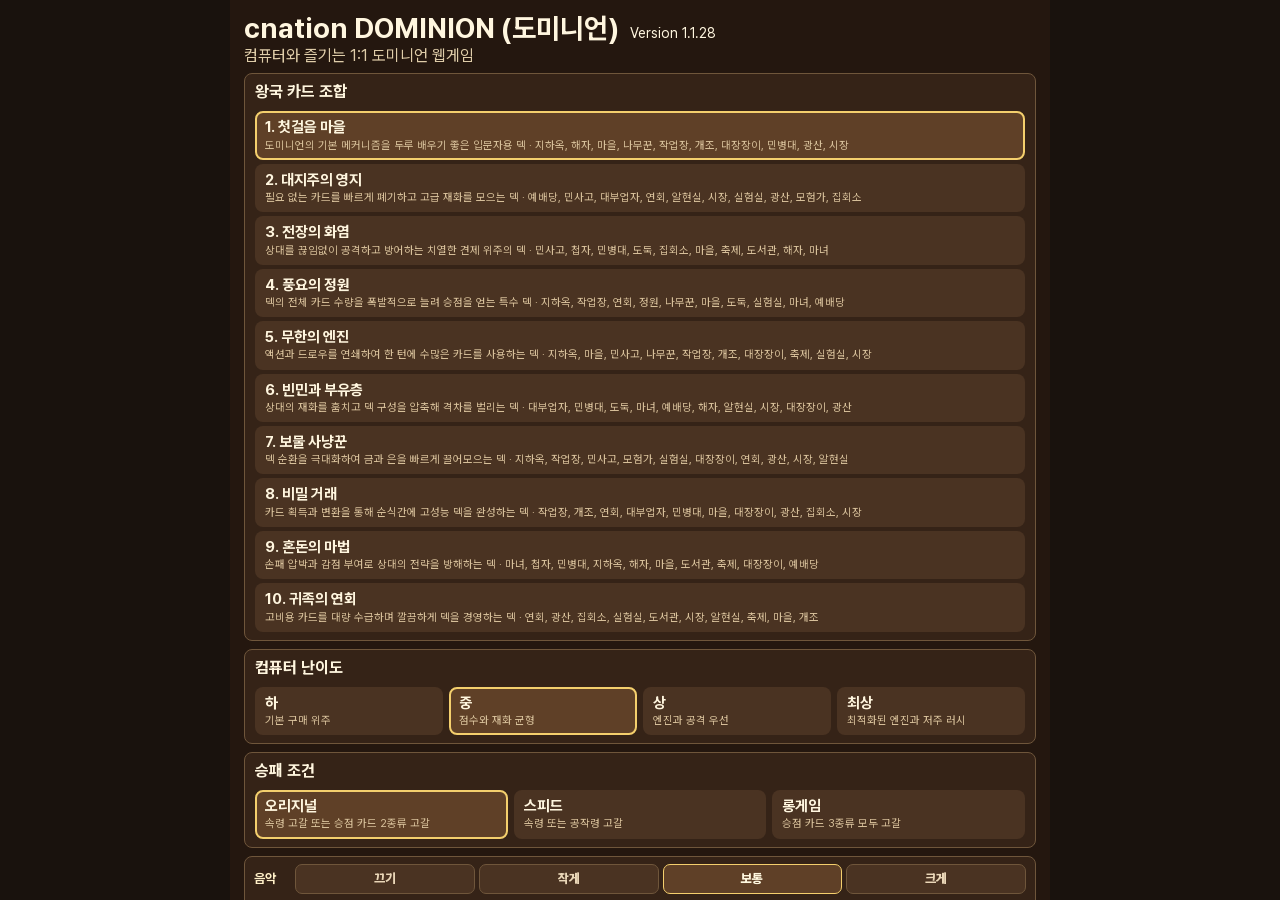
<file: index.html>
<!doctype html>
<html lang="ko">
<head>
  <meta charset="utf-8" />
  <meta name="viewport" content="width=device-width, initial-scale=1, viewport-fit=cover" />
  <meta name="apple-mobile-web-app-capable" content="yes" />
  <meta name="apple-mobile-web-app-status-bar-style" content="black-translucent" />
  <meta name="apple-mobile-web-app-title" content="도미니언" />
  <meta name="mobile-web-app-capable" content="yes" />
  <meta name="theme-color" content="#19120d" />
  <link rel="preload" href="./assets/fonts/pretendard-subset.woff2" as="font" type="font/woff2" crossorigin />
  <link rel="manifest" href="./manifest.json" />
  <link rel="icon" type="image/png" sizes="32x32" href="./assets/icons/favicon-32.png" />
  <link rel="icon" type="image/png" sizes="16x16" href="./assets/icons/favicon-16.png" />
  <link rel="shortcut icon" href="./assets/icons/favicon.ico" />
  <link rel="apple-touch-icon" href="./assets/icons/apple-touch-icon.png" />
  <title>cnation DOMINION (도미니언)</title>
  <style>
    @font-face {
      font-family: 'Pretendard';
      src: url('./assets/fonts/pretendard-subset.woff2') format('woff2');
      font-weight: 45 920;
      font-display: swap;
    }
    :root {
      /* type scale — 6 sizes, by role, not by history. Redefined smaller in the
         narrow-screen media query below; every rule in this file should reference
         one of these instead of a literal px value. */
      --fs-1: 10px; /* 캡션: 아주 작은 태그/각주 */
      --fs-2: 11px; /* 보조: 카드 이름표, 배지 숫자, 부가 설명 */
      --fs-3: 13px; /* 본문: 문단, 로그, 일반 버튼 */
      --fs-4: 15px; /* 강조 버튼/카드 제목 */
      --fs-5: 18px; /* 부제: 섹션 헤더, 모달 제목 */
      --fs-6: 28px; /* 제목: 메인 타이틀, 결과 화면 헤드라인 */
    }
    * { box-sizing: border-box; }
    html, body { margin: 0; width: 100%; height: 100%; overflow: hidden; background: #19120d; color: #fff6df; font-family: 'Pretendard', system-ui, "Malgun Gothic", sans-serif; }
    button { font: inherit; color: inherit; border: 0; cursor: pointer; touch-action: manipulation; }
    .app { width: 100vw; height: 100dvh; max-width: 820px; margin: 0 auto; background: #24170f; position: relative; overflow: hidden; }
    .screen { position: absolute; inset: 0; display: none; }
    .screen.active { display: flex; }
    .title { padding: 14px; flex-direction: column; gap: 8px; overflow: hidden; }
    .title h1 { margin: 0; font-size: var(--fs-6); line-height: 1.05; }
    .title-version { margin-left: .35em; font-size: .5em; font-weight: 400; white-space: nowrap; }
    .title p { margin: 3px 0 0; color: #dfcda9; }
    .panel { background: #352317; border: 1px solid #6f563b; border-radius: 8px; padding: 8px 10px; }
    .option-grid { display: grid; grid-template-columns: repeat(3, 1fr); gap: 6px; }
    .diff-grid { grid-template-columns: repeat(4, 1fr); }
    .loading { flex-direction: column; align-items: center; justify-content: center; gap: 18px; background: #1c130e; }
    .loading-crest { font-family: Georgia, "Times New Roman", "Malgun Gothic", serif; letter-spacing: .16em; font-size: var(--fs-2); font-weight: 700; color: #9c7c4f; text-transform: uppercase; }
    .loading-bar { width: 240px; max-width: 60vw; height: 10px; border-radius: 999px; background: #3a281c; border: 1px solid #6a5035; overflow: hidden; }
    .loading-bar-fill { height: 100%; width: 0%; background: linear-gradient(90deg, #d7a93f, #f4cf6d); border-radius: 999px; transition: width .12s linear; }
    .loading-text { margin: 0; max-width: 260px; color: #e9d8b8; font-size: var(--fs-3); line-height: 1.6; text-align: center; }
    .loading-text b { color: #f4cf6d; }
    .deck-grid { display: grid; grid-template-columns: 1fr; gap: 4px; }
    .choice { min-height: 38px; padding: 6px 8px; border-radius: 8px; background: #4a3322; border: 2px solid transparent; text-align: left; overflow: hidden; }
    .choice strong { display: block; font-size: var(--fs-4); line-height: 1.15; }
    .choice span { display: block; color: #d7c09a; font-size: var(--fs-2); line-height: 1.2; margin-top: 2px; overflow: hidden; text-overflow: ellipsis; white-space: nowrap; }
    .option-grid .choice span { overflow: visible; text-overflow: clip; white-space: normal; }
    .choice.selected { border-color: #f4cf6d; background: #5f4027; }
    .sound-panel { padding: 7px 9px; }
    .sound-options { display: grid; grid-template-columns: auto minmax(0, 1fr); gap: 6px 8px; align-items: center; }
    .sound-options b { color: #fff0c8; font-size: var(--fs-3); white-space: nowrap; }
    .sound-row { display: grid; grid-template-columns: repeat(4, minmax(0, 1fr)); gap: 4px; }
    .sound-choice { height: 30px; border-radius: 7px; background: #4a3322; border: 1px solid #6f563b; color: #ead7b8; font-size: var(--fs-3); font-weight: 800; }
    .sound-choice.selected { border-color: #f4cf6d; background: #5f4027; color: #fff8df; }
    .start { height: 46px; border-radius: 8px; background: #d7a93f; color: #2b1a0e; font-weight: 900; font-size: var(--fs-5); }
    .title .start { width: 33.333%; min-width: 160px; align-self: center; }
    .start-actions { display: flex; justify-content: center; align-items: stretch; gap: 8px; width: 100%; }
    .title .start-actions .start { width: auto; min-width: 0; flex: 0 1 190px; align-self: stretch; line-height: 1.15; }
    .title .start-actions .start small { display: block; margin-top: 1px; font-size: var(--fs-1); font-weight: 700; opacity: .8; }
    .title .start-actions .mini-start { flex-basis: 150px; background: #356b65; color: #fff8df; border: 1px solid #d7b75f; font-size: var(--fs-4); }
    .footer-links { align-self: center; display: flex; align-items: center; gap: 8px; margin-top: 1px; }
    .pc-version-link { padding: 4px 10px; color: #bca98b; font-size: var(--fs-1); line-height: 1.2; text-align: center; text-decoration: underline; text-underline-offset: 2px; }
    .pc-version-link:hover, .pc-version-link:focus-visible { color: #fff0c8; }
    .footer-links .link-sep { color: #6f563b; font-size: var(--fs-1); }
    .game { flex-direction: column; height: 100%; }
    .opponent { height: 11%; min-height: 96px; padding: 8px 10px; background: #1b120d; border-bottom: 1px solid #4f3827; }
    .player { flex: 0 0 auto; min-height: 0; padding: 6px 10px 6px; background: #1b120d; border-bottom: 1px solid #4f3827; }
    .player { border-top: 1px solid #4f3827; border-bottom: 0; background: #21150f; }
    .bar { display: flex; align-items: center; justify-content: flex-start; gap: 8px; height: 34px; font-size: var(--fs-3); color: #e9d8b8; overflow: hidden; }
    .section-label { display: inline-grid; place-items: center; min-width: 76px; height: 30px; padding: 0 12px; border-radius: 6px; background: #2f6f68; color: #fff8d9; border: 1px solid #e1bd64; box-shadow: inset 0 1px 0 #ffffff24, 0 2px 8px #0007; font-size: var(--fs-5); font-weight: 900; line-height: 1; white-space: nowrap; }
    .stats { display: flex; gap: 7px; flex: 1 1 auto; flex-wrap: nowrap; overflow-x: auto; }
    .pill { padding: 3px 7px; border-radius: 999px; background: #3a281c; border: 1px solid #6a5035; white-space: nowrap; }
    .pill-score { background: #4a3319; border-color: #d7a93f; color: #fff; font-weight: 900; }
    .hand { height: calc(100% - 36px); display: flex; gap: 6px; overflow-x: auto; align-items: center; }
    .mini-card { flex: 0 0 auto; width: 62px; height: 96px; border-radius: 6px; background: #5b4228; border: 1px solid #8a704f; overflow: hidden; position: relative; box-shadow: 0 3px 12px #0007; }
    .player .mini-card { width: calc((100vw - 50px) / 6); max-width: 128px; height: auto; aspect-ratio: 31 / 48; }
    .mini-card img { width: 100%; height: 100%; object-fit: cover; display: block; }
    .mini-card.back { display: grid; place-items: center; background: linear-gradient(135deg, #342115, #7a4b2b); color: #f9ddb2; font-weight: 900; }
    .mini-card.disabled { cursor: default; }
    .mini-card.selected { border-color: #f4cf6d; box-shadow: 0 0 0 3px #f4cf6d, 0 8px 20px #0008; transform: translateY(-5px); }
    .mini-card .tag { position: absolute; left: 3px; bottom: 3px; right: 3px; padding: 2px; border-radius: 4px; background: #000a; font-size: var(--fs-1); text-align: center; overflow: hidden; text-overflow: ellipsis; white-space: nowrap; }
    .opponent .hand { gap: 8px; align-items: stretch; }
    .opponent .mini-card.back { width: clamp(46px, 6vw, 68px); height: 100%; min-height: 0; border-radius: 5px; font-size: var(--fs-5); }
    .player .hand { height: auto; align-items: flex-start; padding-top: 2px; }
    .center { flex: 1; min-height: 0; display: flex; flex-direction: column; padding: 8px; gap: 6px; }
    .status { min-height: 122px; display: grid; grid-template-columns: 1fr; gap: 8px; align-items: stretch; }
    .message { background: #2f2118; border: 1px solid #604832; border-radius: 8px; padding: 7px 10px; font-size: var(--fs-3); line-height: 1.35; overflow: auto; color: #ead7b8; }
    .message .guide { color: #fff0c2; font-weight: 800; margin-bottom: 4px; }
    .message .feed { color: #d8c3a1; font-size: .95em; }
    .message .feed .recent { color: #fff6d4; font-weight: 900; }
    .actions { display: flex; gap: 5px; flex: 0 0 auto; height: 30px; }
    .action-btn { min-width: 82px; flex: 0 0 auto; padding: 0 9px; border-radius: 7px; background: #684426; font-weight: 800; font-size: var(--fs-3); white-space: nowrap; }
    .action-btn.select-all { min-width: 118px; background: #4f5f35; color: #fff4d5; }
    .action-btn.primary { background: #d7a93f; color: #26170c; }
    .supply { flex: 1; min-height: 0; display: grid; grid-template-rows: auto 1fr; gap: 6px; }
    .supply-title { display: flex; justify-content: space-between; align-items: center; min-height: 34px; font-size: var(--fs-3); color: #d9c29d; }
    .supply-grid { min-height: 0; overflow: auto; display: grid; grid-template-columns: repeat(6, 1fr); gap: 6px; align-content: start; padding-bottom: 4px; }
    .supply-card { position: relative; min-height: clamp(132px, 18vh, 170px); border-radius: 7px; overflow: hidden; background: #3a291e; border: 1px solid #775d3f; box-shadow: 0 4px 12px #0006; }
    .supply-card.selected { outline: 3px solid #f4cf6d; outline-offset: -3px; }
    .supply-card img { width: 100%; height: 100%; object-fit: cover; display: block; }
    .supply-card.empty img { opacity: .25; filter: grayscale(1); }
    .badge { position: absolute; left: 4px; top: 4px; min-width: 22px; height: 22px; display: grid; place-items: center; border-radius: 999px; background: #f0c861; color: #25180f; font-weight: 900; font-size: var(--fs-2); border: 2px solid #3b281a; }
    .count { position: absolute; right: 4px; top: 4px; min-width: 22px; height: 22px; display: grid; place-items: center; border-radius: 999px; background: #21150fcc; color: #fff4d5; font-size: var(--fs-2); border: 1px solid #b18b55; }
    .count.warn { color: #ffb347; border-color: #ffb347; font-weight: 900; }
    .count.danger { color: #ff4d42; border-color: #ff4d42; font-weight: 900; }
    .name { position: absolute; left: 3px; right: 3px; bottom: 3px; padding: 3px 2px; border-radius: 5px; background: #000b; text-align: center; font-size: var(--fs-2); font-weight: 800; white-space: nowrap; overflow: hidden; text-overflow: ellipsis; }
    .modal { position: absolute; inset: 0; display: none; align-items: end; background: #0009; z-index: 10; }
    .modal.active { display: flex; }
    .modal-box { width: 100%; max-height: 76%; background: #2a1b12; border-top: 2px solid #d2a24a; border-radius: 16px 16px 0 0; padding: 14px; overflow: auto; }
    .modal h2 { margin: 0 0 8px; font-size: var(--fs-5); }
    .speed-warn-text { margin: 0 0 14px; color: #e9d8b8; font-size: var(--fs-3); line-height: 1.6; }
    .modal .cards { display: grid; grid-template-columns: repeat(4, 1fr); gap: 7px; }
    .thief-reveal-item { display: flex; flex-direction: column; gap: 4px; }
    .thief-reveal-item .supply-card { pointer-events: none; }
    .thief-reveal-tag { text-align: center; font-size: var(--fs-1); font-weight: 800; padding: 3px 4px; border-radius: 6px; }
    .thief-reveal-tag.trash { background: #5f2a22; color: #ffb9a8; border: 1px solid #a8493a; }
    .thief-reveal-tag.discard { background: #3a281c; color: #d7c09a; border: 1px solid #6a5035; }
    .modal .modal-actions { display: flex; gap: 8px; margin-top: 12px; }
    .modal .modal-actions button { flex: 1; height: 46px; border-radius: 8px; background: #674224; font-weight: 900; }
    .modal .modal-actions .ok { background: #d7a93f; color: #25180f; }
    .end { position: absolute; inset: 0; display: none; place-items: center; padding: 16px; background: #000c; z-index: 20; }
    .end.active { display: grid; }
    .end-card { width: min(780px, 100%); max-height: calc(100dvh - 32px); background: #2e1f16; border: 2px solid #d7a93f; border-radius: 12px; padding: 16px; text-align: left; overflow: auto; box-shadow: 0 18px 46px #000a; }
    .end-card h2 { margin: 0 0 8px; font-size: var(--fs-6); text-align: center; color: #fff4d2; }
    #endText { margin: 0; }
    .result-summary { padding: 12px 14px; border: 1px solid #80613c; border-radius: 10px; background: linear-gradient(145deg, #3a281c, #261911); text-align: center; }
    .result-summary strong { display: block; color: #f4cf6d; font-size: var(--fs-6); }
    .result-summary span { display: block; margin-top: 4px; color: #fff4d2; font-size: var(--fs-5); font-weight: 900; }
    .result-summary p { margin: 7px 0 0; color: #ead7b8; font-size: var(--fs-3); font-weight: 800; }
    .result-summary small { display: block; margin-top: 5px; color: #bfa984; font-size: var(--fs-2); }
    .result-board { display: grid; grid-template-columns: 1fr 1fr; gap: 12px; margin-top: 12px; }
    .result-player { min-width: 0; padding: 12px; border: 1px solid #6b5036; border-radius: 10px; background: #241811; }
    .result-player-head { display: grid; grid-template-columns: 1fr auto; gap: 4px 8px; align-items: baseline; margin-bottom: 10px; }
    .result-player-head h3 { margin: 0; color: #fff0c8; font-size: var(--fs-5); }
    .result-player-head strong { color: #f4cf6d; font-size: var(--fs-5); }
    .result-player-head span { grid-column: 1 / -1; color: #cbb897; font-size: var(--fs-2); }
    .result-holdings { display: grid; grid-template-columns: repeat(5, minmax(0, 1fr)); gap: 6px; max-height: 260px; overflow: auto; padding-right: 2px; }
    .result-card { position: relative; min-width: 0; margin: 0; padding: 3px 3px 5px; border: 1px solid #806645; border-radius: 7px; background: #1c130e; box-shadow: 0 4px 10px #0006; }
    .result-card img { width: 100%; aspect-ratio: 31 / 48; display: block; object-fit: cover; border-radius: 4px; }
    .result-card figcaption { padding-top: 3px; text-align: center; }
    .result-card strong, .result-card span { display: block; overflow: hidden; text-overflow: ellipsis; white-space: nowrap; }
    .result-card strong { color: #fff0c8; font-size: var(--fs-1); }
    .result-card span { color: #f4cf6d; font-size: var(--fs-1); font-weight: 900; }
    .result-score { margin-top: 10px; padding-top: 8px; border-top: 1px solid #5e462e; color: #e2d0b2; font-size: var(--fs-2); }
    .result-score div { display: flex; justify-content: space-between; gap: 10px; padding: 2px 0; }
    .result-score b { color: #fff0c8; }
    .result-score .total { margin-top: 5px; padding-top: 6px; border-top: 1px solid #7a5b38; color: #f4cf6d; font-size: var(--fs-4); font-weight: 900; }
    #restartBtn { display: block; width: min(300px, 100%); margin: 14px auto 0; }
    @media (max-width: 560px) {
      :root {
        --fs-1: 9px;
        --fs-2: 10px;
        --fs-3: 12px;
        --fs-4: 14px;
        --fs-5: 16px;
        --fs-6: 24px;
      }
      .title { padding: 10px; gap: 6px; }
      .title p { font-size: var(--fs-3); }
      .panel { padding: 7px 8px; }
      .sound-panel { padding: 6px 7px; }
      .sound-options { gap: 4px 6px; }
      .sound-choice { height: 26px; }
      .option-grid { grid-template-columns: 1fr; }
      .choice { min-height: 34px; padding: 5px 7px; }
      .start { height: 42px; }
      .title .start { min-width: 130px; }
      .start-actions { gap: 6px; }
      .title .start-actions .start { min-width: 0; flex-basis: 55%; }
      .title .start-actions .mini-start { flex-basis: 45%; }
      .end { padding: 8px; }
      .end-card { max-height: calc(100dvh - 16px); padding: 10px; }
      .result-board { grid-template-columns: 1fr; gap: 8px; }
      .result-holdings { grid-template-columns: repeat(5, minmax(0, 1fr)); max-height: 180px; }
      .result-player { padding: 8px; }
      .opponent { height: 11%; min-height: 92px; }
      .player { min-height: 0; padding-top: 5px; padding-bottom: 5px; }
      .bar { gap: 5px; }
      .stats { gap: 4px; }
      .pill { padding: 2px 5px; }
      .status { min-height: 68px; grid-template-columns: 1fr; }
      .actions { gap: 4px; height: 28px; }
      .action-btn { min-width: 66px; padding: 0 6px; }
      .action-btn.select-all { min-width: 104px; font-size: var(--fs-1); }
      .section-label { min-width: 68px; height: 28px; padding: 0 10px; }
      .supply-grid { grid-template-columns: repeat(6, 1fr); }
      .supply-card { min-height: clamp(112px, 16vh, 136px); }
      .mini-card { width: 54px; height: 84px; }
      .player .mini-card { width: calc((100vw - 50px) / 6); min-width: 58px; height: auto; }
      .modal .cards { grid-template-columns: repeat(3, 1fr); }
    }

    /* 타이틀 화면과 게임 화면 스크롤 대응 */
    .title,
    .game {
      overflow-x: hidden;
      overflow-y: auto;
      overscroll-behavior-y: contain;
      -webkit-overflow-scrolling: touch;
      scrollbar-width: thin;
    }
    .title > * { flex-shrink: 0; }
    .title {
      padding-bottom: max(18px, env(safe-area-inset-bottom));
      scroll-padding-bottom: max(18px, env(safe-area-inset-bottom));
    }
    .title .start-actions { flex: 0 0 46px; }
    .title .start-actions .start { flex-grow: 0; }
    .game .center { flex: 1 0 480px; min-height: 480px; }
    .game .opponent,
    .game .player { flex-shrink: 0; }
    .game .player { padding-bottom: max(6px, env(safe-area-inset-bottom)); }
    .modal,
    .end {
      position: fixed;
      top: 0;
      bottom: auto;
      left: 50%;
      right: auto;
      width: min(100%, 820px);
      height: 100dvh;
      transform: translateX(-50%);
    }
    @media (orientation: landscape) and (max-height: 560px) {
      .game .center { flex-basis: 510px; min-height: 510px; }
      .game .opponent { height: auto; min-height: 132px; }
      .game .player { min-height: 150px; }
    }
  </style>
</head>
<body>
  <main class="app">
    <section id="titleScreen" class="screen title active">
      <div>
        <h1>cnation DOMINION (도미니언) <span class="title-version">Version 1.1.28</span></h1>
        <p>컴퓨터와 즐기는 1:1 도미니언 웹게임</p>
      </div>
      <div class="panel">
        <strong>왕국 카드 조합</strong>
        <div id="deckChoices" class="deck-grid" style="margin-top:10px"></div>
      </div>
      <div class="panel">
        <strong>컴퓨터 난이도</strong>
        <div id="difficultyChoices" class="option-grid diff-grid" style="margin-top:10px"></div>
      </div>
      <div class="panel">
        <strong>승패 조건</strong>
        <div id="modeChoices" class="option-grid" style="margin-top:10px"></div>
      </div>
      <div class="panel sound-panel">
        <div id="soundChoices" class="sound-options"></div>
      </div>
      <div class="start-actions">
        <button id="startBtn" class="start">게임 시작<br><small>(태블릿용)</small></button>
        <button id="miniStartBtn" class="start mini-start">게임 시작<br><small>(스마트폰용)</small></button>
      </div>
      <div class="footer-links">
        <a
          class="pc-version-link"
          href="./pc/"
          onclick="event.preventDefault(); window.location.replace(this.href);"
        >도미니언 PC 버젼 연결</a>
        <span class="link-sep">|</span>
        <a
          class="pc-version-link"
          href="https://cnation-dominion.vercel.app/echo/"
          onclick="event.preventDefault(); window.location.replace(this.href);"
        >배경음악 플레이어</a>
      </div>
    </section>

    <section id="loadingScreen" class="screen loading">
      <span class="loading-crest">DOMINION</span>
      <div class="loading-bar" role="progressbar" aria-valuemin="0" aria-valuemax="100"><div id="loadingBarFill" class="loading-bar-fill"></div></div>
      <p class="loading-text">게임에 필요한 이미지와 음악을 불러오는 중입니다... <b id="loadingPercent">0%</b></p>
    </section>

    <section id="gameScreen" class="screen game">
      <div class="opponent">
        <div class="bar">
          <strong class="section-label">컴퓨터</strong>
          <div id="cpuStats" class="stats"></div>
        </div>
        <div id="cpuHand" class="hand"></div>
      </div>
      <div class="center">
        <div class="supply">
          <div class="supply-title">
            <strong class="section-label">공급처</strong>
          </div>
          <div id="supplyGrid" class="supply-grid"></div>
        </div>
        <div class="status">
          <div id="message" class="message"></div>
        </div>
      </div>
      <div class="player">
        <div class="bar">
          <strong class="section-label">내 덱</strong>
          <div class="actions">
            <button id="buyPhaseBtn" class="action-btn">구매 단계</button>
            <button id="selectAllBtn" class="action-btn select-all">재화카드 전체선택</button>
            <button id="endTurnBtn" class="action-btn primary">턴 종료</button>
          </div>
          <div id="playerStats" class="stats"></div>
        </div>
        <div id="playerHand" class="hand"></div>
      </div>
    </section>

    <div id="modal" class="modal">
      <div class="modal-box">
        <h2 id="modalTitle"></h2>
        <div id="modalCards" class="cards"></div>
        <div class="modal-actions">
          <button id="modalCancel">취소</button>
          <button id="modalOk" class="ok">확인</button>
        </div>
      </div>
    </div>
    <div id="speedWarnModal" class="modal">
      <div class="modal-box">
        <h2>스피드 모드 권장</h2>
        <p class="speed-warn-text">컴퓨터 난이도가 낮아서 스피드 모드가 아니면 게임이 너무 길어질 수 있습니다. 그래도 계속 진행하시겠습니까?</p>
        <div class="modal-actions">
          <button id="speedWarnProceed">예</button>
          <button id="speedWarnUseSpeed" class="ok">스피드 모드로 진행</button>
        </div>
      </div>
    </div>
    <div id="endScreen" class="end">
      <div class="end-card">
        <h2 id="endTitle"></h2>
        <p id="endText"></p>
        <button id="restartBtn" class="start">타이틀로</button>
      </div>
    </div>
  </main>

  <script src="./audio.js"></script>
  <script src="./game.js"></script>
  <script src="./game-ui-fix.js"></script>
  <script src="./game-controls.js"></script>
  <script src="./deck-intro.js"></script>
  <script src="./rules-guide.js"></script>
</body>
</html>
</file>
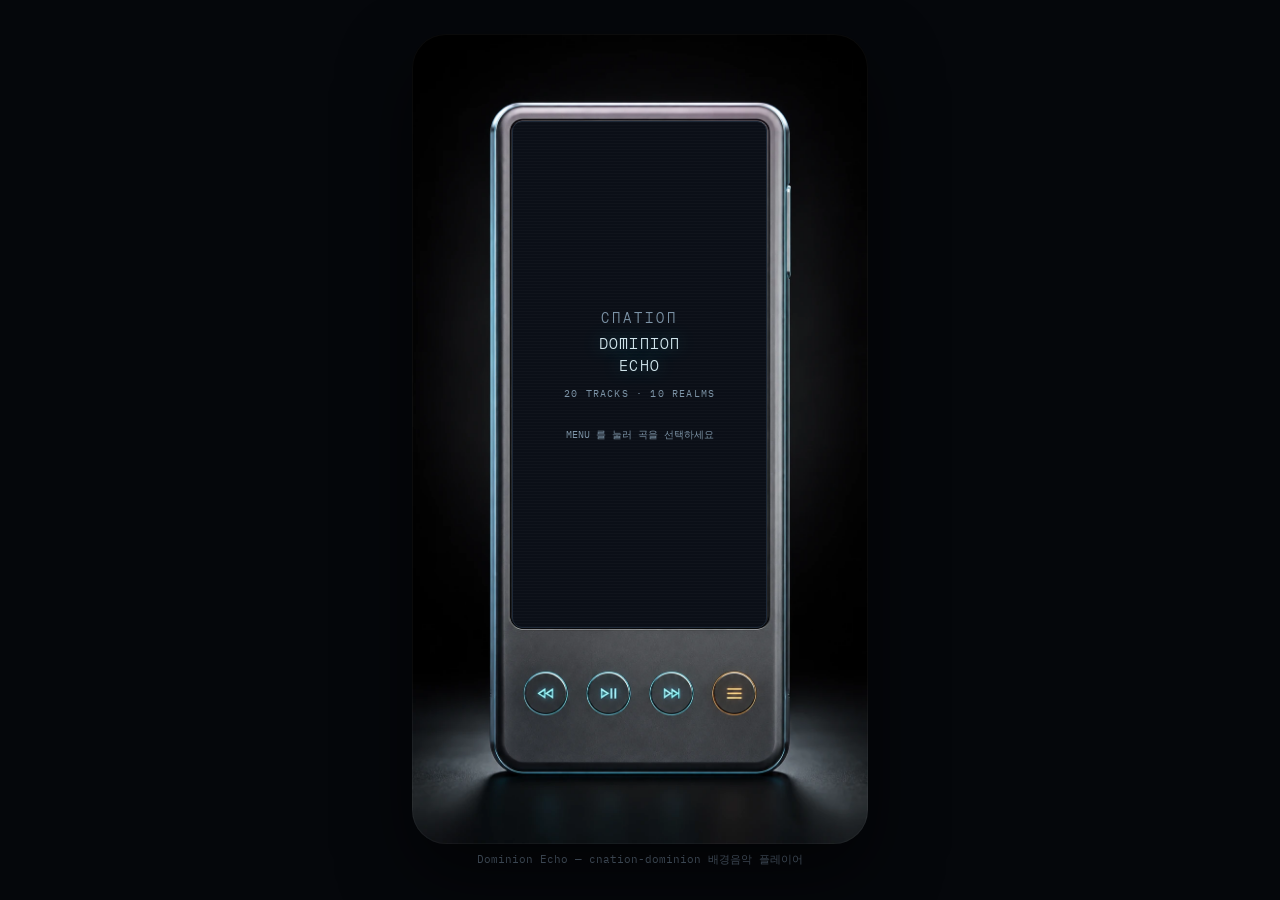
<file: echo/index.html>
<!DOCTYPE html>
<html lang="ko">
<head>
<meta charset="UTF-8">
<meta name="viewport" content="width=device-width, initial-scale=1">
<title>Dominion Echo</title>
<link rel="preconnect" href="https://fonts.googleapis.com">
<link rel="preconnect" href="https://fonts.gstatic.com" crossorigin>
<link href="https://fonts.googleapis.com/css2?family=Orbit&family=Noto+Sans+KR:wght@400;500;700&family=IBM+Plex+Mono:wght@400;500;600&display=swap" rel="stylesheet">
<link rel="stylesheet" href="player.css">
</head>
<body>
  <main class="page">
    <div class="device" id="device">
      <div class="screen" id="screen" data-state="standby">

        <div class="view view-standby" id="viewStandby">
          <div class="crest"><span class="crest-sub">CNATION</span>DOMINION<br>ECHO</div>
          <div class="standby-sub">20 TRACKS &middot; 10 REALMS</div>
          <div class="standby-hint">MENU 를 눌러 곡을 선택하세요</div>
        </div>

        <div class="view view-playing" id="viewPlaying" hidden>
          <div class="art" id="art"></div>
          <div class="np-body">
            <div class="np-head">
              <span class="np-index" id="npIndex">01 &middot; VILLAGE</span>
              <span class="np-badge" id="npBadge">I</span>
            </div>
            <div class="np-title" id="npTitle">&mdash;</div>
            <div class="loading-hint" id="loadingHint">노래를 불러오고 있습니다&hellip;</div>
            <div class="eq" id="eq" aria-hidden="true"></div>
            <div class="progress">
              <div class="progress-hit" id="progressHit">
                <div class="progress-track"><div class="progress-fill" id="progressFill"></div></div>
                <div class="progress-thumb" id="progressThumb"></div>
              </div>
              <div class="progress-time">
                <span id="timeCur">0:00</span>
                <span id="timeDur">0:00</span>
              </div>
            </div>
          </div>
        </div>

        <div class="view view-library" id="viewLibrary" hidden>
          <div class="lib-head">LIBRARY</div>
          <div class="lib-list" id="libList"></div>
        </div>

      </div>

      <button class="ctrl ctrl-prev" id="btnPrev" type="button" aria-label="이전 곡"><span class="icon-skip icon-skip-back"></span></button>
      <button class="ctrl ctrl-play" id="btnPlay" type="button" aria-label="재생 또는 일시정지"><span class="icon-play"></span></button>
      <button class="ctrl ctrl-next" id="btnNext" type="button" aria-label="다음 곡"><span class="icon-skip icon-skip-fwd"></span></button>
      <button class="ctrl ctrl-menu" id="btnMenu" type="button" aria-label="라이브러리 열기"><span class="icon-menu"></span></button>
    </div>

    <p class="hint-outside">Dominion Echo &mdash; cnation-dominion 배경음악 플레이어</p>
  </main>

  <audio id="audio" preload="none"></audio>

  <script src="tracks.js"></script>
  <script src="player.js"></script>
</body>
</html>
</file>
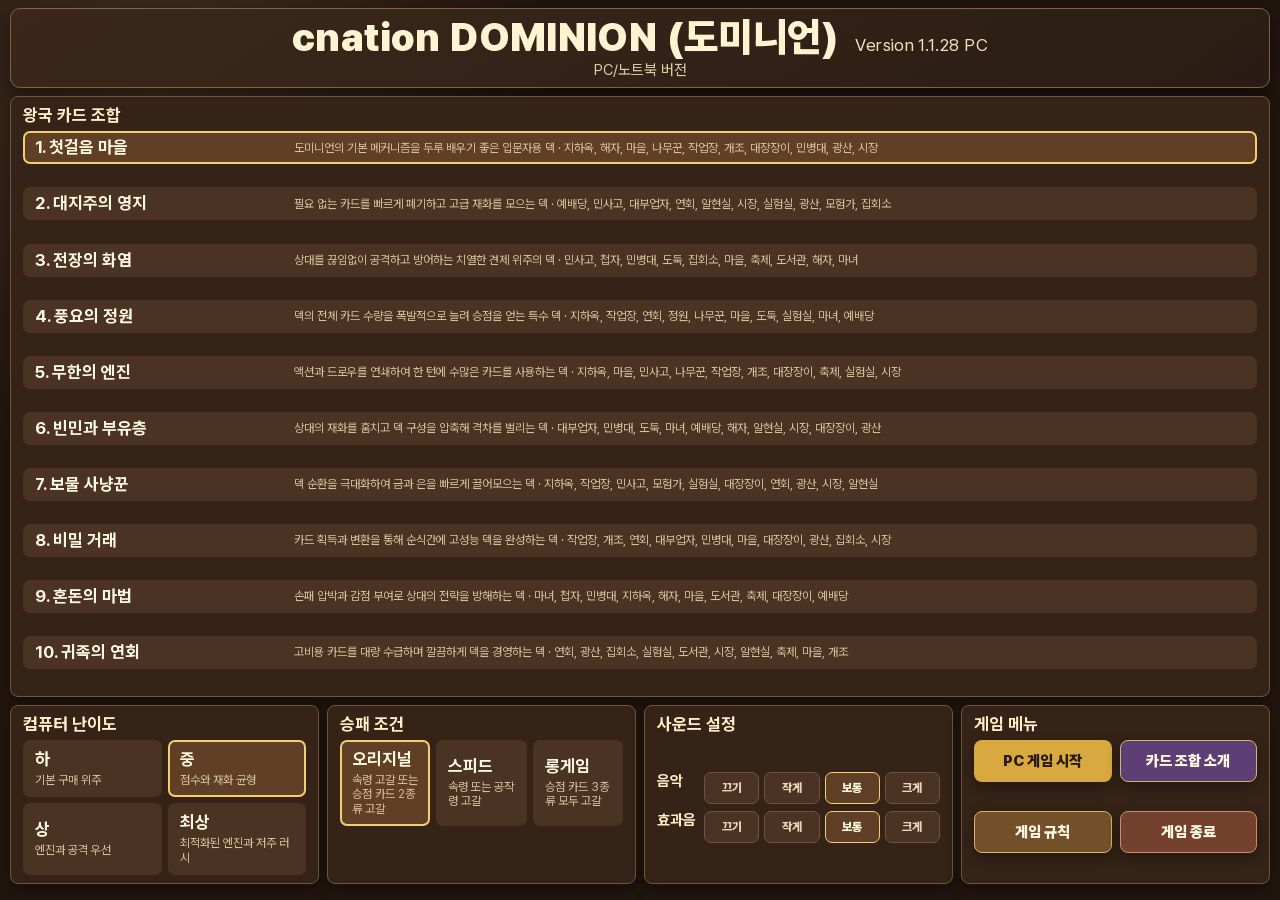
<file: pc/index.html>
<!doctype html>
<html lang="ko">
<head>
  <meta charset="utf-8" />
  <meta name="viewport" content="width=device-width, initial-scale=1" />
  <meta name="theme-color" content="#19120d" />
  <link rel="preload" href="../assets/fonts/pretendard-subset.woff2" as="font" type="font/woff2" crossorigin />
  <link rel="manifest" href="./manifest.json" />
  <link rel="icon" type="image/png" sizes="32x32" href="../assets/icons/favicon-32.png" />
  <link rel="icon" type="image/png" sizes="16x16" href="../assets/icons/favicon-16.png" />
  <link rel="shortcut icon" href="../assets/icons/favicon.ico" />
  <link rel="apple-touch-icon" href="../assets/icons/apple-touch-icon.png" />
  <title>cnation DOMINION (도미니언) PC</title>
  <style>
    @font-face {
      font-family: 'Pretendard';
      src: url('../assets/fonts/pretendard-subset.woff2') format('woff2');
      font-weight: 45 920;
      font-display: swap;
    }
    :root {
      /* type scale — 6 sizes, by role, not by history. Redefined smaller in the
         short-window media query below; every rule in this file should reference
         one of these instead of a literal px value. */
      --fs-1: 12px; /* 캡션: 아주 작은 태그/각주 */
      --fs-2: 13px; /* 보조: 카드 설명, 배지 숫자, 부가 라벨 */
      --fs-3: 15px; /* 본문: 문단, 로그, 일반 버튼 */
      --fs-4: 17px; /* 강조 버튼/카드 제목 */
      --fs-5: 20px; /* 부제: 섹션 헤더, 모달 제목 */
      --fs-6: 30px; /* 제목: 메인 타이틀, 결과 화면 헤드라인 */
    }
    * { box-sizing: border-box; }
    html, body { margin: 0; width: 100%; height: 100%; overflow: hidden; background: #160f0b; color: #fff6df; font-family: 'Pretendard', system-ui, "Malgun Gothic", sans-serif; }
    button { font: inherit; color: inherit; border: 0; cursor: pointer; }
    .app { width: 100vw; height: 100vh; min-width: 1180px; background: radial-gradient(circle at 12% 8%, #3f2c1f 0, transparent 28%), #21150f; position: relative; overflow: hidden; }
    .screen { position: absolute; inset: 0; display: none; }
    .screen.active { display: grid; }

    .title { place-items: start center; padding: 8px 10px; overflow: hidden; }
    .title-wrap { width: min(100%, 1880px); height: calc(100vh - 16px); display: grid; grid-template-rows: auto minmax(0, 1fr) auto; gap: 8px; align-items: stretch; }
    .title-hero { padding: 8px 14px; border: 1px solid #80633f; border-radius: 10px; background: linear-gradient(145deg, #3b281b, #2a1c14); box-shadow: 0 8px 20px #0007; text-align: center; }
    .title h1 { margin: 0; color: #fff4d2; font-size: clamp(var(--fs-6), 3.1vw, 42px); line-height: 1.02; letter-spacing: .01em; font-weight: 900; }
    .title-version { margin-left: .45em; font-size: .44em; font-weight: 400; white-space: nowrap; color: #f2dfb8; }
    .title p { margin: 4px 0 0; color: #dfcda9; font-size: var(--fs-3); line-height: 1.2; }
    .title-options { min-height: 0; display: grid; grid-template-rows: minmax(0, 1fr) auto; gap: 8px; }
    .title-bottom { display: grid; grid-template-columns: repeat(4, minmax(0, 1fr)); gap: 8px; }
    .panel { background: #352317; border: 1px solid #6f563b; border-radius: 8px; padding: 8px 12px; box-shadow: 0 6px 14px #0005; }
    .panel > strong { display: block; margin-bottom: 6px; color: #fff0c8; font-size: var(--fs-4); }
    .deck-panel { min-height: 0; display: grid; grid-template-rows: auto minmax(0, 1fr); }
    .deck-grid { min-height: 0; overflow: hidden; display: grid; grid-template-columns: 1fr; gap: 4px; padding-right: 0; }
    .option-grid { display: grid; grid-template-columns: repeat(3, minmax(0, 1fr)); gap: 6px; }
    .diff-grid { grid-template-columns: repeat(2, minmax(0, 1fr)); }
    .loading { flex-direction: column; align-items: center; justify-content: center; gap: 18px; background: #1c130e; }
    .loading-crest { font-family: Georgia, "Times New Roman", "Malgun Gothic", serif; letter-spacing: .16em; font-size: var(--fs-2); font-weight: 700; color: #9c7c4f; text-transform: uppercase; }
    .loading-bar { width: 280px; max-width: 50vw; height: 10px; border-radius: 999px; background: #3a281c; border: 1px solid #6a5035; overflow: hidden; }
    .loading-bar-fill { height: 100%; width: 0%; background: linear-gradient(90deg, #d7a93f, #f4cf6d); border-radius: 999px; transition: width .12s linear; }
    .loading-text { margin: 0; max-width: 280px; color: #e9d8b8; font-size: var(--fs-3); line-height: 1.6; text-align: center; }
    .loading-text b { color: #f4cf6d; }
    .choice { min-height: 50px; padding: 8px 10px; border-radius: 7px; background: #4a3322; border: 2px solid transparent; text-align: left; overflow: hidden; }
    .choice strong { display: block; color: #fff8df; font-size: var(--fs-4); line-height: 1.12; }
    .choice span { display: block; color: #d7c09a; font-size: var(--fs-1); line-height: 1.2; margin-top: 4px; overflow: hidden; text-overflow: ellipsis; white-space: nowrap; }
    .option-grid .choice span { overflow: visible; text-overflow: clip; white-space: normal; }
    .choice.selected { border-color: #f4cf6d; background: #5f4027; }
    .sound-panel { display: grid; grid-template-rows: auto 1fr; }
    .sound-options { display: grid; grid-template-columns: auto minmax(0, 1fr); gap: 7px 8px; align-content: center; }
    .sound-options b { color: #fff0c8; font-size: var(--fs-3); white-space: nowrap; }
    .sound-row { display: grid; grid-template-columns: repeat(4, minmax(0, 1fr)); gap: 5px; }
    .sound-choice { height: 32px; border-radius: 7px; background: #4a3322; border: 1px solid #6f563b; color: #ead7b8; font-size: var(--fs-1); font-weight: 800; }
    .sound-choice.selected { border-color: #f4cf6d; background: #5f4027; color: #fff8df; }
    .deck-grid .choice { min-height: 0; height: 33px; display: grid; grid-template-columns: 250px minmax(0, 1fr); gap: 9px; align-items: center; padding: 4px 10px; border-radius: 7px; }
    .deck-grid .choice strong { font-size: var(--fs-4); }
    .deck-grid .choice span { margin-top: 0; font-size: var(--fs-1); }
    .start-actions { display: grid; grid-template-columns: 1fr 1fr; gap: 8px; align-self: stretch; }
    .start-panel { display: grid; grid-template-rows: auto 1fr; }
    .start { min-width: 0; height: 42px; border-radius: 8px; background: #d7a93f; color: #2b1a0e; font-weight: 900; font-size: var(--fs-4); box-shadow: 0 5px 14px #0005; }
    .exit-start { background: #74412f; color: #fff7df; border: 1px solid #c98e65; }

    .game { grid-template-rows: auto minmax(0, 1fr) auto; height: 100%; overflow: hidden; }
    .opponent, .player { background: #1b120d; border-color: #4f3827; }
    .opponent { padding: 7px 16px 9px; border-bottom: 1px solid #4f3827; }
    .player { padding: 7px 16px 10px; border-top: 1px solid #4f3827; background: #21150f; }
    .bar { display: flex; align-items: center; justify-content: flex-start; gap: 12px; height: 30px; color: #e9d8b8; }
    .section-label { display: inline-grid; place-items: center; min-width: 92px; height: 30px; padding: 0 14px; border-radius: 6px; background: #2f6f68; color: #fff8d9; border: 1px solid #e1bd64; box-shadow: inset 0 1px 0 #ffffff24, 0 2px 8px #0007; font-size: var(--fs-5); font-weight: 900; white-space: nowrap; }
    .stats { display: flex; gap: 8px; flex-wrap: nowrap; overflow-x: auto; }
    .player .stats { flex: 0 1 auto; }
    .pill { padding: 4px 9px; border-radius: 999px; background: #3a281c; border: 1px solid #6a5035; color: #f0dfc2; font-size: var(--fs-2); white-space: nowrap; }
    .pill-score { background: #4a3319; border-color: #d7a93f; color: #fff; font-weight: 900; }
    .hand { display: flex; gap: 8px; overflow-x: auto; align-items: stretch; }
    .opponent .hand { height: 60px; padding-top: 6px; }
    .player .hand { height: 232px; padding-top: 6px; }
    .mini-card { flex: 0 0 auto; width: var(--pc-card-w, 144px); height: var(--pc-card-h, 223px); border-radius: 7px; background: #5b4228; border: 1px solid #8a704f; overflow: hidden; position: relative; box-shadow: 0 4px 14px #0007; }
    .mini-card img,
    .supply-card img { width: 100%; height: 100%; object-fit: cover; display: block; image-rendering: auto; -ms-interpolation-mode: bicubic; transform: translateZ(0); backface-visibility: hidden; }
    .mini-card.back { width: 38px; height: 100%; display: grid; place-items: center; background: linear-gradient(135deg, #342115, #7a4b2b); color: #f9ddb2; font-size: var(--fs-5); font-weight: 900; }
    .mini-card.disabled { cursor: default; }
    .mini-card.selected { border-color: #f4cf6d; box-shadow: 0 0 0 3px #f4cf6d, 0 8px 22px #0009; transform: translateY(-5px); }

    .center { min-height: 0; display: grid; grid-template-columns: max-content 320px; gap: 14px; padding: 9px 30px 8px 8px; overflow: hidden; align-items: stretch; }
    .supply { min-height: 0; display: grid; grid-template-rows: auto minmax(0, 1fr); gap: 8px; }
    .supply-title { display: flex; justify-content: space-between; align-items: center; min-height: 34px; color: #d9c29d; }
    .supply-grid { min-height: 0; overflow: hidden; display: grid; grid-template-columns: repeat(9, var(--pc-card-w, 144px)); grid-template-rows: repeat(2, var(--pc-card-h, 223px)); gap: 4px; place-items: start; align-content: start; justify-content: start; padding: 1px 0 2px; }
    .supply-card { position: relative; width: var(--pc-card-w, 144px); height: var(--pc-card-h, 223px); min-height: 0; aspect-ratio: 31 / 48; border-radius: 7px; overflow: hidden; background: #3a291e; border: 1px solid #775d3f; box-shadow: 0 5px 14px #0007; }
    .supply-card.selected { outline: 3px solid #f4cf6d; outline-offset: -3px; }
    .supply-card.empty img { opacity: .25; filter: grayscale(1); }
    .count { position: absolute; right: 5px; top: 5px; min-width: 26px; height: 26px; display: grid; place-items: center; border-radius: 999px; background: #21150fcc; color: #fff4d5; font-size: var(--fs-2); font-weight: 900; border: 1px solid #b18b55; }
    .count.warn { color: #ffb347; border-color: #ffb347; }
    .count.danger { color: #ff4d42; border-color: #ff4d42; }

    .status { width: 320px; min-height: 0; display: grid; grid-template-rows: minmax(186px, 1fr); gap: 9px; align-self: end; transform: translate(-38px, 16px); }
    .message { min-height: 0; background: linear-gradient(145deg, #342318, #281b13); border: 1px solid #80613c; border-radius: 8px; padding: 14px 13px; font-size: var(--fs-3); line-height: 1.44; overflow: auto; color: #ead7b8; box-shadow: inset 0 1px 0 #ffffff12, 0 4px 12px #0005; }
    .message .guide { color: #fff0c2; font-weight: 800; margin-bottom: 6px; }
    .message .feed { color: #d8c3a1; font-size: .96em; }
    .message .feed .recent { color: #fff6d4; font-weight: 900; }
    .actions { min-height: 0; display: grid; grid-template-columns: 1.15fr 1fr 1fr; gap: 7px; }
    .player .actions { flex: 0 0 380px; height: 30px; }
    .action-btn { min-width: 0; border-radius: 8px; background: #684426; font-weight: 900; font-size: var(--fs-4); box-shadow: inset 0 1px 0 #ffffff14, 0 4px 10px #0006; }
    .player .action-btn { border-radius: 6px; font-size: var(--fs-2); }
    .action-btn.select-all { background: #4f5f35; color: #fff4d5; font-size: var(--fs-1); white-space: nowrap; }
    .action-btn.primary { background: #d7a93f; color: #26170c; }

    .modal { position: fixed; inset: 0; display: none; align-items: center; justify-content: center; background: #0009; z-index: 10; }
    .modal.active { display: flex; }
    .modal-box { width: min(980px, calc(100vw - 80px)); max-height: min(820px, calc(100vh - 80px)); background: #2a1b12; border: 2px solid #d2a24a; border-radius: 16px; padding: 18px; overflow: auto; box-shadow: 0 22px 60px #000b; }
    .modal h2 { margin: 0 0 12px; font-size: var(--fs-5); }
    .speed-warn-text { margin: 0 0 16px; color: #e9d8b8; font-size: var(--fs-3); line-height: 1.6; }
    .modal .cards { display: grid; grid-template-columns: repeat(5, minmax(0, 1fr)); gap: 10px; }
    .modal .modal-actions { display: flex; gap: 10px; margin-top: 14px; }
    .modal .modal-actions button { flex: 1; height: 50px; border-radius: 8px; background: #674224; font-weight: 900; }
    .modal .modal-actions .ok { background: #d7a93f; color: #25180f; }
    .modal .cards .supply-card { min-height: 208px; }
    .modal .cards .supply-card .badge,
    .modal .cards .supply-card .name { display: none; }
    .thief-reveal-item { display: flex; flex-direction: column; gap: 6px; }
    .thief-reveal-item .supply-card { pointer-events: none; }
    .thief-reveal-tag { text-align: center; font-size: var(--fs-2); font-weight: 800; padding: 4px 6px; border-radius: 7px; }
    .thief-reveal-tag.trash { background: #5f2a22; color: #ffb9a8; border: 1px solid #a8493a; }
    .thief-reveal-tag.discard { background: #3a281c; color: #d7c09a; border: 1px solid #6a5035; }

    .end { position: fixed; inset: 0; display: none; place-items: center; padding: 28px; background: #000c; z-index: 20; }
    .end.active { display: grid; }
    .end-card { width: min(1480px, calc(100vw - 56px)); max-height: calc(100vh - 56px); background: #2e1f16; border: 2px solid #d7a93f; border-radius: 12px; padding: 16px 22px; text-align: left; overflow: auto; box-shadow: 0 20px 50px #000a; }
    .end-card h2 { margin: 0 0 6px; font-size: var(--fs-6); text-align: center; color: #fff4d2; }
    #endText { margin: 0; }
    .result-summary { padding: 8px 18px; border: 1px solid #80613c; border-radius: 10px; background: linear-gradient(145deg, #3a281c, #261911); text-align: center; }
    .result-summary span { display: block; color: #fff4d2; font-size: var(--fs-5); font-weight: 900; }
    .result-summary p { margin: 4px 0 0; color: #ead7b8; font-size: var(--fs-3); font-weight: 800; }
    .result-summary small { display: block; margin-top: 3px; color: #bfa984; font-size: var(--fs-2); }
    .result-board { display: grid; grid-template-columns: 1fr 1fr; gap: 16px; margin-top: 10px; }
    .result-player { min-width: 0; padding: 14px; border: 1px solid #6b5036; border-radius: 10px; background: #241811; }
    .result-player-head { display: grid; grid-template-columns: 1fr auto; gap: 4px 10px; align-items: baseline; margin-bottom: 12px; }
    .result-player-head h3 { margin: 0; color: #fff0c8; font-size: var(--fs-5); }
    .result-player-head strong { color: #f4cf6d; font-size: var(--fs-5); }
    .result-player-head span { grid-column: 1 / -1; color: #cbb897; font-size: var(--fs-2); }
    .result-holdings { display: grid; grid-template-columns: repeat(8, minmax(0, 1fr)); gap: 8px; max-height: 430px; overflow: auto; padding-right: 2px; }
    .result-card { position: relative; min-width: 0; margin: 0; padding: 4px 4px 6px; border: 1px solid #806645; border-radius: 7px; background: #1c130e; box-shadow: 0 4px 10px #0006; }
    .result-card img { width: 100%; aspect-ratio: 31 / 48; display: block; object-fit: cover; border-radius: 4px; }
    .result-card figcaption { padding-top: 4px; text-align: center; }
    .result-card strong, .result-card span { display: block; overflow: hidden; text-overflow: ellipsis; white-space: nowrap; }
    .result-card strong { color: #fff0c8; font-size: var(--fs-1); }
    .result-card span { color: #f4cf6d; font-size: var(--fs-1); font-weight: 900; }
    .result-score { margin-top: 8px; padding-top: 6px; border-top: 1px solid #5e462e; color: #e2d0b2; font-size: var(--fs-2); }
    .result-score div { display: flex; justify-content: space-between; gap: 12px; padding: 3px 0; }
    .result-score b { color: #fff0c8; }
    .result-score .total { margin-top: 6px; padding-top: 7px; border-top: 1px solid #7a5b38; color: #f4cf6d; font-size: var(--fs-4); font-weight: 900; }
    #restartBtn { display: block; width: 320px; margin: 10px auto 0; }

    @media (max-height: 900px) {
      .player .hand { height: calc(var(--pc-card-h, 210px) + 8px); }
      .status { grid-template-rows: minmax(168px, 1fr); transform: translate(-38px, 14px); }
      .message { font-size: var(--fs-2); line-height: 1.34; padding: 10px 12px; }
      .action-btn { font-size: var(--fs-2); }
      .result-holdings { grid-template-columns: repeat(7, minmax(0, 1fr)); max-height: 260px; }
    }
  </style>
</head>
<body>
  <main class="app">
    <section id="titleScreen" class="screen title active">
      <div class="title-wrap">
        <div class="title-hero">
          <h1>cnation DOMINION (도미니언) <span class="title-version">Version 1.1.28 PC</span></h1>
          <p>PC/노트북 버전</p>
        </div>
        <div class="title-options">
          <div class="panel deck-panel">
            <strong>왕국 카드 조합</strong>
            <div id="deckChoices" class="deck-grid"></div>
          </div>
          <div class="title-bottom">
            <div class="panel">
              <strong>컴퓨터 난이도</strong>
              <div id="difficultyChoices" class="option-grid diff-grid"></div>
            </div>
            <div class="panel">
              <strong>승패 조건</strong>
              <div id="modeChoices" class="option-grid"></div>
            </div>
            <div class="panel sound-panel">
              <strong>사운드 설정</strong>
              <div id="soundChoices" class="sound-options"></div>
            </div>
            <div class="panel start-panel">
              <strong>게임 메뉴</strong>
              <div class="start-actions">
                <button id="startBtn" class="start">PC 게임 시작</button>
                <button id="titleExitBtn" class="start exit-start">게임 종료</button>
              </div>
            </div>
          </div>
        </div>
      </div>
    </section>

    <section id="loadingScreen" class="screen loading">
      <span class="loading-crest">DOMINION</span>
      <div class="loading-bar" role="progressbar" aria-valuemin="0" aria-valuemax="100"><div id="loadingBarFill" class="loading-bar-fill"></div></div>
      <p class="loading-text">게임에 필요한 이미지와 음악을 불러오는 중입니다... <b id="loadingPercent">0%</b></p>
    </section>

    <section id="gameScreen" class="screen game">
      <div class="opponent">
        <div class="bar">
          <strong class="section-label">컴퓨터</strong>
          <div id="cpuStats" class="stats"></div>
        </div>
        <div id="cpuHand" class="hand"></div>
      </div>
      <div class="center">
        <div class="supply">
          <div class="supply-title">
            <strong class="section-label">공급처</strong>
          </div>
          <div id="supplyGrid" class="supply-grid"></div>
        </div>
        <div class="status">
          <div id="message" class="message"></div>
        </div>
      </div>
      <div class="player">
        <div class="bar">
          <strong class="section-label">내 덱</strong>
          <div class="actions">
            <button id="buyPhaseBtn" class="action-btn">구매 단계</button>
            <button id="selectAllBtn" class="action-btn select-all">재화카드 전체선택</button>
            <button id="endTurnBtn" class="action-btn primary">턴 종료</button>
          </div>
          <div id="playerStats" class="stats"></div>
        </div>
        <div id="playerHand" class="hand"></div>
      </div>
    </section>

    <div id="modal" class="modal">
      <div class="modal-box">
        <h2 id="modalTitle"></h2>
        <div id="modalCards" class="cards"></div>
        <div class="modal-actions">
          <button id="modalCancel">취소</button>
          <button id="modalOk" class="ok">확인</button>
        </div>
      </div>
    </div>
    <div id="speedWarnModal" class="modal">
      <div class="modal-box" style="width:min(520px, calc(100vw - 80px));">
        <h2>스피드 모드 권장</h2>
        <p class="speed-warn-text">컴퓨터 난이도가 낮아서 스피드 모드가 아니면 게임이 너무 길어질 수 있습니다. 그래도 계속 진행하시겠습니까?</p>
        <div class="modal-actions">
          <button id="speedWarnProceed">예</button>
          <button id="speedWarnUseSpeed" class="ok">스피드 모드로 진행</button>
        </div>
      </div>
    </div>
    <div id="endScreen" class="end">
      <div class="end-card">
        <h2 id="endTitle"></h2>
        <p id="endText"></p>
        <button id="restartBtn" class="start">타이틀로</button>
      </div>
    </div>
  </main>

  <script src="../audio.js"></script>
  <script src="../game_pc.js"></script>
  <script src="../deck-intro_pc.js"></script>
  <script src="../rules-guide_pc.js"></script>
  <script src="../game-controls_pc.js"></script>
</body>
</html>
</file>
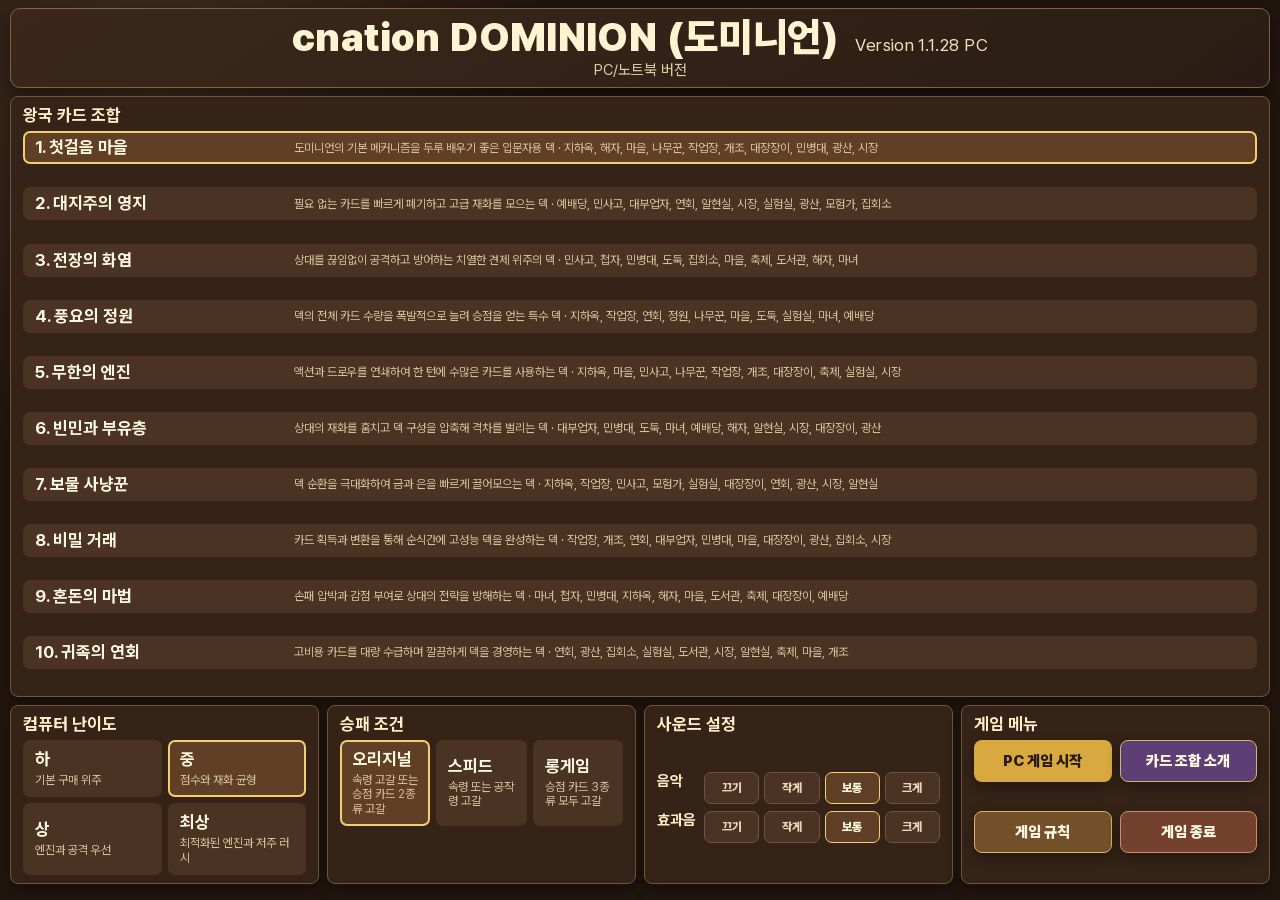
<file: index_pc.html>
<!doctype html>
<html lang="ko">
<head>
  <meta charset="utf-8" />
  <meta http-equiv="refresh" content="0; url=./pc/" />
  <title>cnation DOMINION (도미니언) PC</title>
  <style>
    html, body { margin: 0; height: 100%; background: #19120d; color: #fff6df; font-family: system-ui, "Malgun Gothic", sans-serif; }
    body { display: grid; place-items: center; }
    a { color: #f4cf6d; }
  </style>
  <script>location.replace("./pc/");</script>
</head>
<body>
  <p>PC 버전 주소가 <a href="./pc/">./pc/</a> 로 옮겨졌습니다. 자동으로 이동하지 않으면 이 링크를 눌러주세요.</p>
</body>
</html>
</file>
<file: echo/player.css>
:root{
  --page-bg: #05070b;
  --screen-bg: #0b0f17;
  --screen-line: #1e2938;
  --ink: #cfe3ea;
  --ink-dim: #7c93a6;
  --accent: #3fc4d6;

  /*
   * echo/assets/device.png 픽셀 분석으로 측정한 실측값. 화면 경계는 색상 임계값 스캔.
   * 버튼은 처음엔 격자 오버레이를 눈으로 읽어 좌표를 잡았는데, 특히 세로 위치와 play
   * 버튼 크기가 부정확했다 — 링 안쪽(글자 부분)이 비어 있는 도넛 모양이라 중심에서
   * 바깥으로 스캔하면 빈 곳에서 바로 멈춰버리는 문제도 있었다. 이후 바깥에서 안쪽으로
   * 스캔해 색이 있는 픽셀을 찾는 방식으로 다시 측정해서, 4개 버튼 모두 지름이
   * 일정하다는 것(9.5%)까지 확인한 값이 아래다.
   * 값은 .device 박스(9:16, 이미지 전체 캔버스 기준) 퍼센트.
   */
  --screen-top: 10.8%;
  --screen-left: 22%;
  --screen-right: 22.2%;
  --screen-bottom: 26.6%;
  --btn-row-top: 78.7%;
}

*{ box-sizing: border-box; }

body{
  margin: 0;
  min-height: 100vh;
  display: flex;
  align-items: center;
  justify-content: center;
  background: var(--page-bg);
  font-family: "Noto Sans KR", -apple-system, sans-serif;
  padding: 12px;
}

.page{
  display: flex;
  flex-direction: column;
  align-items: center;
  gap: 8px;
}

.device{
  position: relative;
  width: min(94vw, calc(90vh * 9 / 16), 480px);
  aspect-ratio: 9 / 16;
  border-radius: 34px;
  background-image: url("assets/device.webp"), linear-gradient(165deg, #232b3a 0%, #0d1119 55%, #060809 100%);
  background-size: cover;
  background-position: center;
  box-shadow: 0 30px 70px rgba(0,0,0,0.55), 0 0 0 1px rgba(255,255,255,0.04) inset;
}

/* ---- screen ---- */
.screen{
  position: absolute;
  top: var(--screen-top);
  left: var(--screen-left);
  right: var(--screen-right);
  bottom: var(--screen-bottom);
  border-radius: 10px;
  background: var(--screen-bg);
  border: 1px solid var(--screen-line);
  overflow: hidden;
  color: var(--ink);
  font-family: "IBM Plex Mono", monospace;
  --accent: #3fc4d6;
}
.screen::after{
  content: "";
  position: absolute;
  inset: 0;
  pointer-events: none;
  background: repeating-linear-gradient(
    to bottom,
    rgba(255,255,255,0.02) 0px,
    rgba(255,255,255,0.02) 1px,
    transparent 1px,
    transparent 3px
  );
}

.view{
  position: absolute;
  inset: 0;
  display: flex;
  flex-direction: column;
}
.view[hidden]{ display: none; }

/* ---- standby ---- */
.view-standby{
  align-items: center;
  justify-content: center;
  text-align: center;
  gap: 10px;
  padding: 12px;
}
.crest{
  font-family: "Orbit", sans-serif;
  font-size: 15px;
  letter-spacing: 0.08em;
  color: var(--ink);
  line-height: 1.5;
  text-shadow: 0 0 18px rgba(79, 216, 232, 0.45);
}
.crest-sub{
  display: block;
  font-size: 13.5px;
  letter-spacing: 0.22em;
  color: var(--ink-dim);
  text-shadow: none;
  margin-bottom: 4px;
}
.standby-sub{
  font-size: 10px;
  letter-spacing: 0.12em;
  color: var(--ink-dim);
}
.standby-hint{
  font-size: 9.5px;
  color: var(--ink-dim);
  margin-top: 18px;
}

/* ---- now playing ---- */
.view-playing{ }
.art{
  flex: 1 1 auto;
  min-height: 0;
  background-image: radial-gradient(circle at 50% 38%, color-mix(in srgb, var(--accent) 42%, transparent), transparent 68%);
  background-size: cover;
  background-position: center;
  position: relative;
  opacity: 0;
  transition: opacity 500ms ease;
}
.art::after{
  content: "";
  position: absolute;
  inset: 0;
  background: linear-gradient(to bottom, transparent 55%, var(--screen-bg) 100%);
}
.np-body{
  flex: 0 0 auto;
  padding: 10px 12px 12px;
  display: flex;
  flex-direction: column;
  gap: 6px;
}
.np-head{
  display: flex;
  justify-content: space-between;
  align-items: center;
  font-size: 10px;
  letter-spacing: 0.08em;
  color: var(--accent);
}
.np-badge{
  border: 1px solid currentColor;
  border-radius: 4px;
  padding: 1px 6px;
  font-size: 9.5px;
}
.np-title{
  font-family: "Noto Sans KR", sans-serif;
  font-size: 15px;
  font-weight: 700;
  color: var(--ink);
  text-shadow: 0 0 14px color-mix(in srgb, var(--accent) 55%, transparent);
}
/* 특히 고음질 origin/ 파일은 느린 네트워크에서 로딩이 꽤 걸릴 수 있어서,
   버튼을 누르고 소리가 안 나올 때 사용자가 오작동으로 오해하지 않도록
   재생 시작 전까지 안내 문구를 보여준다 (player.js에서 켜고 끔). */
.loading-hint{
  display: none;
  font-size: 10.5px;
  color: var(--accent);
  letter-spacing: 0.03em;
  animation: loading-pulse 1.1s ease-in-out infinite;
}
.loading-hint.visible{ display: block; }
@keyframes loading-pulse{
  0%, 100% { opacity: 0.5; }
  50% { opacity: 1; }
}
@media (prefers-reduced-motion: reduce){
  .loading-hint{ animation: none; }
}
.eq{
  display: flex;
  align-items: flex-end;
  gap: 1.5px;
  height: 20px;
  margin: 2px 0;
}
.eq span{
  flex: 1;
  min-width: 0;
  height: 100%;
  background: var(--accent);
  border-radius: 0.5px;
  transform: scaleY(0.06);
  transform-origin: bottom;
  transition: transform 80ms linear;
}
/* 실제 막대는 3px로 얇게 유지하되, 손가락/마우스로 잡기 쉽게 히트 영역은 더 크게 잡는다. */
.progress-hit{
  position: relative;
  height: 16px;
  display: flex;
  align-items: center;
  cursor: pointer;
  touch-action: none;
  -webkit-user-select: none;
  user-select: none;
}
.progress-track{
  width: 100%;
  height: 3px;
  border-radius: 2px;
  background: var(--screen-line);
  overflow: hidden;
}
.progress-fill{
  height: 100%;
  width: 0%;
  background: var(--accent);
}
.progress-thumb{
  position: absolute;
  top: 50%;
  left: 0%;
  width: 10px;
  height: 10px;
  border-radius: 50%;
  background: var(--accent);
  box-shadow: 0 0 5px color-mix(in srgb, var(--accent) 70%, transparent);
  transform: translate(-50%, -50%);
  pointer-events: none;
}
.progress-time{
  display: flex;
  justify-content: space-between;
  font-size: 9.5px;
  color: var(--ink-dim);
  margin-top: 4px;
  font-variant-numeric: tabular-nums;
}

/* ---- library ---- */
.view-library{
  padding: 12px;
  overflow-y: auto;
}
.lib-head{
  font-family: "Orbit", sans-serif;
  font-size: 10.5px;
  letter-spacing: 0.14em;
  color: var(--ink-dim);
  margin-bottom: 8px;
}
.lib-group{
  margin-bottom: 10px;
  --accent: #3fc4d6;
}
.lib-theme{
  font-size: 10px;
  letter-spacing: 0.06em;
  color: var(--accent);
  margin-bottom: 4px;
}
.lib-tracks{
  display: grid;
  grid-template-columns: 1fr 1fr;
  gap: 6px;
}
.lib-track{
  display: flex;
  align-items: flex-start;
  gap: 5px;
  background: var(--surface, #121722);
  border: 1px solid var(--screen-line);
  border-radius: 6px;
  padding: 6px 7px;
  color: var(--ink);
  font-family: "Noto Sans KR", sans-serif;
  font-size: 10px;
  text-align: left;
  cursor: pointer;
}
.lib-track:hover{ border-color: var(--accent); }
.lib-track.active{
  border-color: var(--accent);
  box-shadow: 0 0 0 1px var(--accent) inset;
}
.lib-roman{
  font-family: "IBM Plex Mono", monospace;
  font-size: 9.5px;
  color: var(--accent);
  border: 1px solid currentColor;
  border-radius: 3px;
  padding: 0 4px;
  flex: 0 0 auto;
}
.lib-title{
  line-height: 1.25;
}

/* ---- controls ---- */
/*
 * 실제 device.png 사진에 이전/다음/메뉴 아이콘이 이미 그려져 있으므로,
 * 여기서는 클릭 가능한 투명 히트박스만 겹친다 (호버 시에만 은은한 링 표시).
 * 재생/일시정지만 상태에 따라 바뀌어야 해서 아이콘을 실제로 그린다.
 */
.ctrl{
  position: absolute;
  top: var(--btn-row-top);
  width: 9.5%;
  aspect-ratio: 1;
  border-radius: 50%;
  border: none;
  background: transparent;
  color: rgba(207,227,234,0.85);
  display: flex;
  align-items: center;
  justify-content: center;
  cursor: pointer;
  padding: 0;
  outline: none;
  -webkit-tap-highlight-color: transparent;
  transition: background-color 90ms ease, box-shadow 90ms ease;
}
/* 클릭/탭 시 브라우저 기본 포커스 링은 원형 버튼 경계와 안 맞아서 어긋나 보이므로 끈다.
   키보드 탐색(:focus-visible)에서만 버튼 자체 경계에 딱 맞는 box-shadow 링을 보여준다. */
.ctrl:focus-visible{ box-shadow: 0 0 0 2px rgba(79,216,232,0.6); }
/* 누르는 순간: 버튼과 정확히 같은 크기의 원(테두리는 border-radius:50%로 이미 확보됨)을
   반투명 accent 색으로 채운다. 메뉴 버튼은 클릭 중 라이브러리 목록을 통째로 다시 그리는
   DOM 변경이 같이 일어나서 브라우저 기본 :active가 눌린 채로 고착되는 문제가 있었다 —
   그래서 :active 대신 JS에서 pointerdown/up으로 직접 켜고 끄는 .is-pressed 클래스를 쓴다. */
.ctrl.is-pressed{
  background-color: rgba(79,216,232,0.42);
  box-shadow: 0 0 4px rgba(79,216,232,0.55);
}
.ctrl-menu.is-pressed{
  background-color: rgba(227,177,92,0.44);
  box-shadow: 0 0 4px rgba(227,177,92,0.55);
}

/* 4개 버튼 전부 사진에 아이콘이 이미 그려져 있어 투명 히트박스로만 쓴다.
   재생 상태는 화면 안 이퀄라이저/진행바로 표시된다. */
.ctrl-prev .icon-skip,
.ctrl-next .icon-skip,
.ctrl-menu .icon-menu,
.ctrl-play .icon-play{ display: none; }

.ctrl-prev{ left: 24.55%; }
.ctrl-play{ left: 38.26%; }
.ctrl-next{ left: 52.07%; }
.ctrl-menu{ left: 65.89%; }

.icon-skip{ position: relative; width: 10px; height: 12px; }
.icon-skip::before{
  content: "";
  position: absolute;
  top: 0; bottom: 0; margin: auto;
  width: 0; height: 0;
  border-top: 6px solid transparent;
  border-bottom: 6px solid transparent;
}
.icon-skip-fwd::before{ left: 0; border-left: 8px solid currentColor; }
.icon-skip-fwd::after{ content:""; position:absolute; right:0; top:0; bottom:0; width:2px; background:currentColor; }
.icon-skip-back::before{ right: 0; border-right: 8px solid currentColor; }
.icon-skip-back::after{ content:""; position:absolute; left:0; top:0; bottom:0; width:2px; background:currentColor; }

.icon-play{
  width: 0; height: 0;
  border-top: 7px solid transparent;
  border-bottom: 7px solid transparent;
  border-left: 12px solid currentColor;
  margin-left: 2px;
}
.ctrl-play.is-playing .icon-play{
  width: 10px; height: 14px;
  border: none;
  margin-left: 0;
  background:
    linear-gradient(to right, currentColor 0 3px, transparent 3px 7px, currentColor 7px 10px);
}

.icon-menu{
  width: 15px; height: 2px;
  background: currentColor;
  box-shadow: 0 -5px currentColor, 0 5px currentColor;
}

.hint-outside{
  font-family: "IBM Plex Mono", monospace;
  font-size: 11px;
  color: #5b6b7d;
  max-width: 340px;
  text-align: center;
  margin: 0;
}
.hint-outside code{ color: #7c93a6; }
</file>
